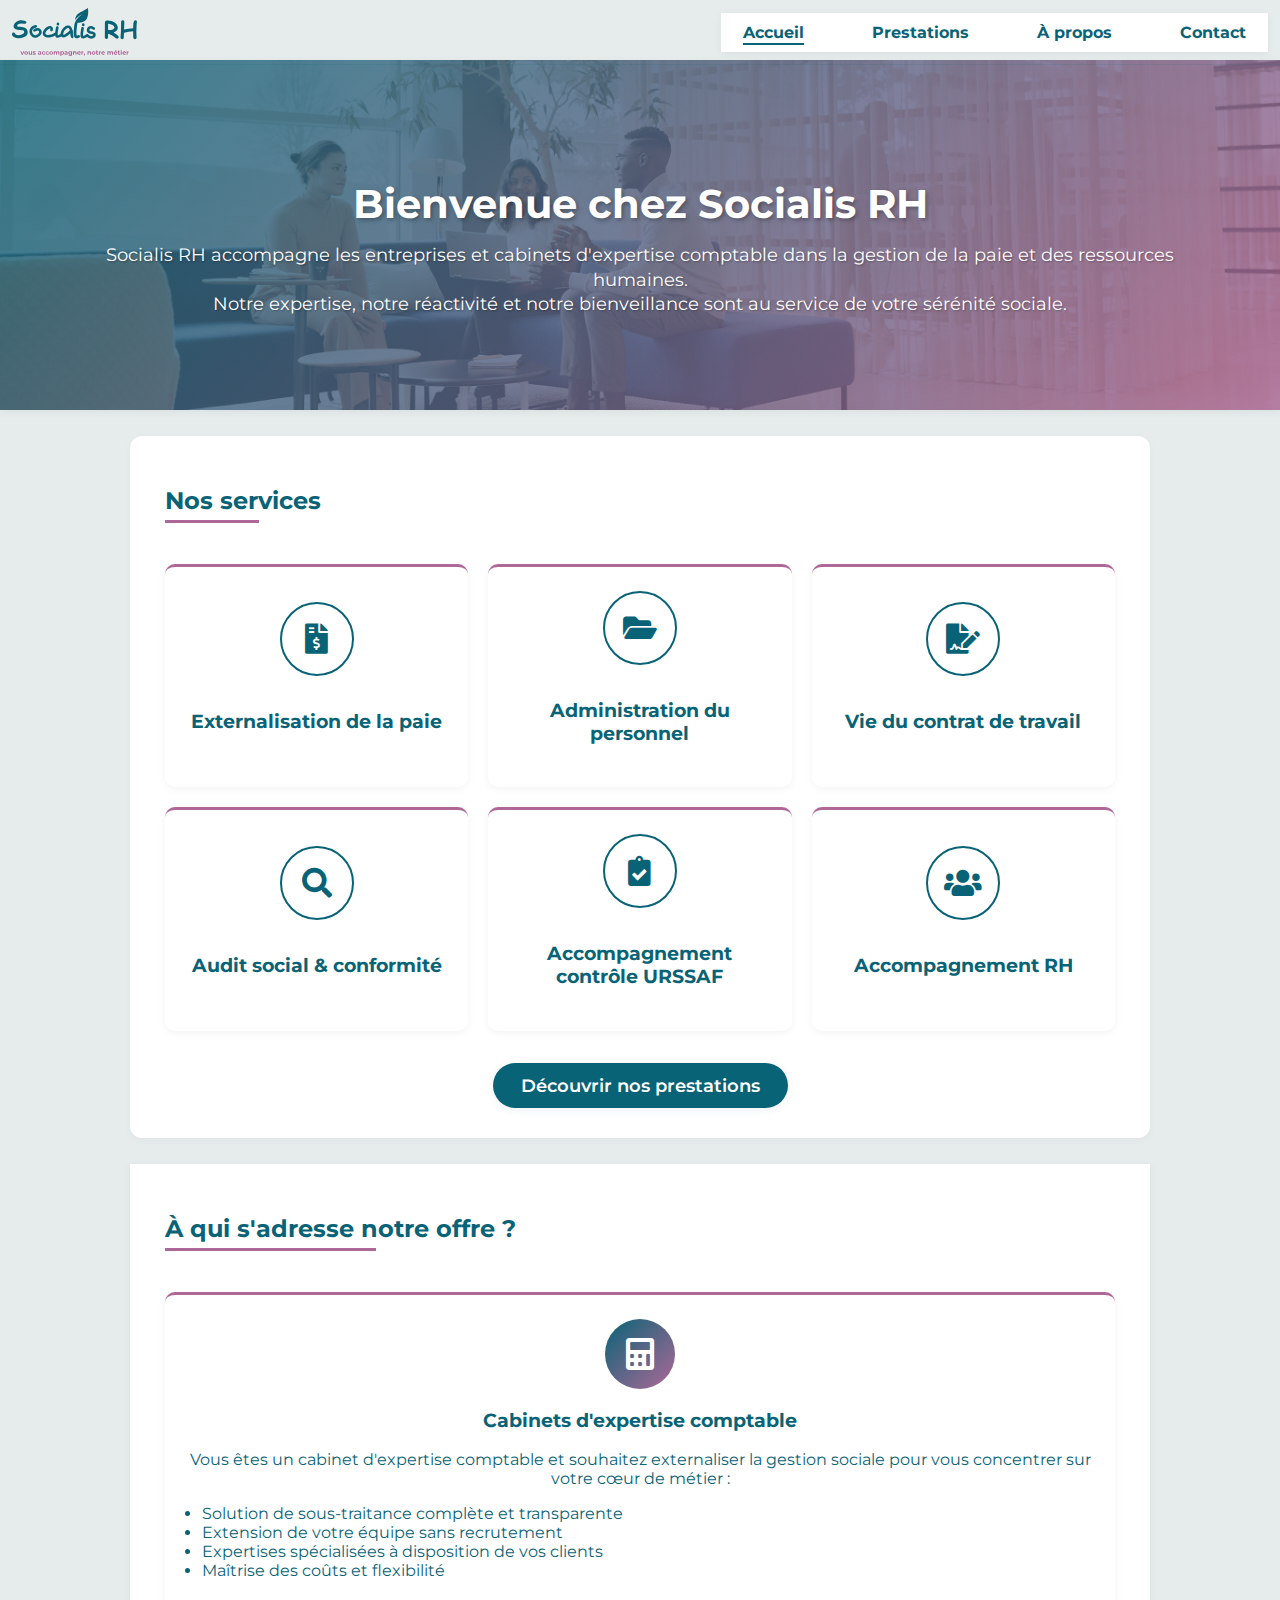
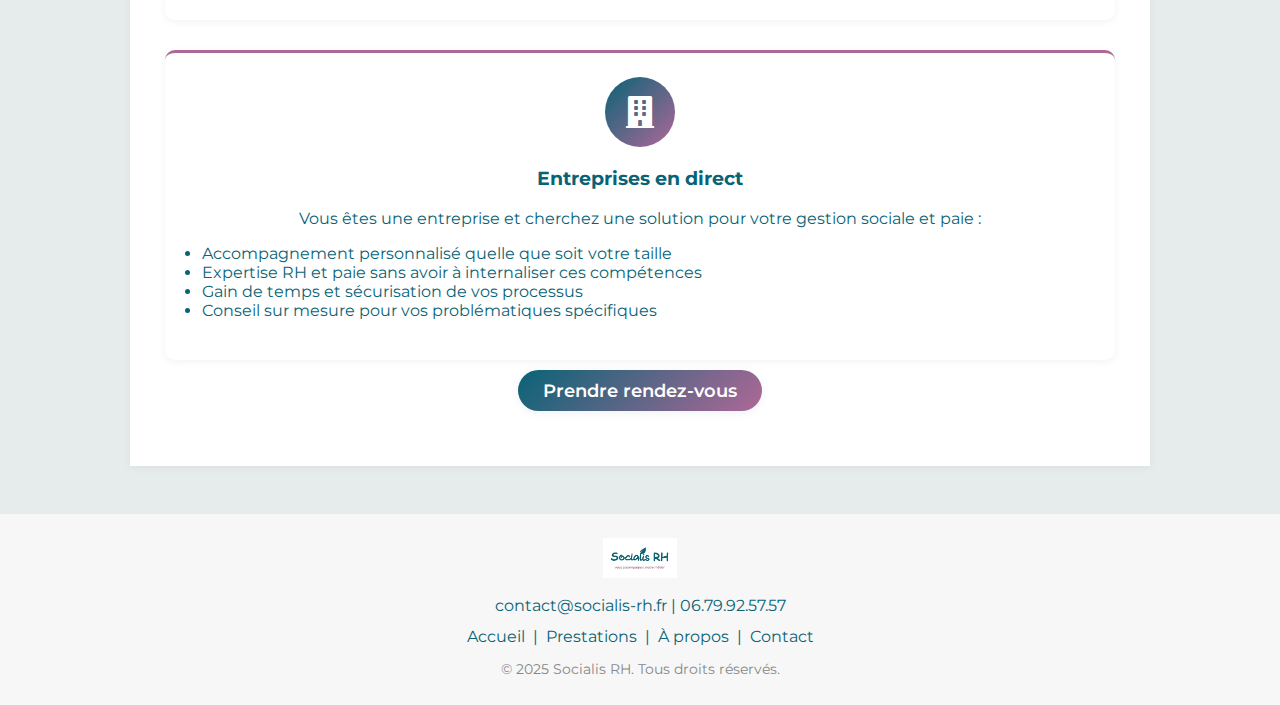
<file: src/index.html>
<!DOCTYPE html>
<html lang="fr">
<head>
  <meta charset="UTF-8">
  <meta name="viewport" content="width=device-width, initial-scale=1.0">
  <title>Accueil - Socialis RH</title>
  <meta name="description" content="Socialis RH - Expert en gestion de paie et ressources humaines pour entreprises et cabinets d'expertise comptable.">
  <link rel="stylesheet" href="css/style.css">
  <link rel="shortcut icon" href="LOGO.jpg" type="image/x-icon">
  <link rel="stylesheet" href="https://cdnjs.cloudflare.com/ajax/libs/font-awesome/5.15.4/css/all.min.css">
  <link href="https://fonts.googleapis.com/css2?family=Montserrat:wght@400;600;700&display=swap" rel="stylesheet">
</head>
<body>
  <header>
    <div class="header-container">
      <img src="Logos-01.svg" alt="Logo Socialis RH" class="logo">
      <button class="menu-toggle" aria-label="Ouvrir le menu">&#9776;</button>
      <nav class="nav">
        <a href="index.html" class="active">Accueil</a>
        <a href="prestations.html">Prestations</a>
        <a href="a-propos.html">À propos</a>
        <a href="contact.html">Contact</a>
      </nav>
    </div>
  </header>

  <main>
    <section class="hero-banner">
      <img src="images/accueil-illustration.jpg" alt="Illustration gestion RH et paie" class="hero-bg-image">
      <div class="hero-overlay"></div>
      <div class="hero-content">
        <h1>Bienvenue chez Socialis RH</h1>
        <p>
          Socialis RH accompagne les entreprises et cabinets d'expertise comptable dans la gestion de la paie et des ressources humaines.<br>
          Notre expertise, notre réactivité et notre bienveillance sont au service de votre sérénité sociale.
        </p>
      </div>
    </section>

    <section class="services">
      <h2>Nos services</h2>
      <div class="services-list">
        <a href="prestations.html#paie" class="service-card">
          <div class="service-icon-container">
            <i class="fas fa-file-invoice-dollar"></i> <!-- Icône facture/paie -->
          </div>
          <h3>Externalisation de la paie</h3>
        </a>
        
        <a href="prestations.html#administration" class="service-card">
          <div class="service-icon-container">
            <i class="fas fa-folder-open"></i> <!-- Icône dossier -->
          </div>
          <h3>Administration du personnel</h3>
        </a>
        
        <a href="prestations.html#contrat" class="service-card">
          <div class="service-icon-container">
            <i class="fas fa-file-signature"></i> <!-- Icône contrat/signature -->
          </div>
          <h3>Vie du contrat de travail</h3>
        </a>
        
        <a href="prestations.html#audit" class="service-card">
          <div class="service-icon-container">
            <i class="fas fa-search"></i> <!-- Icône loupe/audit -->
          </div>
          <h3>Audit social & conformité</h3>
        </a>
        
        <a href="prestations.html#urssaf" class="service-card">
          <div class="service-icon-container">
            <i class="fas fa-clipboard-check"></i> <!-- Icône liste de vérification -->
          </div>
          <h3>Accompagnement contrôle URSSAF</h3>
        </a>
        
        <a href="prestations.html#rh" class="service-card">
          <div class="service-icon-container">
            <i class="fas fa-users"></i> <!-- Icône groupe/RH -->
          </div>
          <h3>Accompagnement RH</h3>
        </a>
      </div>
      <div class="cta">
        <a href="prestations.html" class="btn">Découvrir nos prestations</a>
      </div>
    </section>

    <section class="cibles">
      <h2>À qui s'adresse notre offre&nbsp;?</h2>
      
      <div class="target-groups">
        <div class="target-group">
          <div class="target-icon">
            <i class="fas fa-calculator"></i> <!-- Icône de calculatrice -->
          </div>
          <h3>Cabinets d'expertise comptable</h3>
          <p>Vous êtes un cabinet d'expertise comptable et souhaitez externaliser la gestion sociale pour vous concentrer sur votre cœur de métier :</p>
          <ul>
            <li>Solution de sous-traitance complète et transparente</li>
            <li>Extension de votre équipe sans recrutement</li>
            <li>Expertises spécialisées à disposition de vos clients</li>
            <li>Maîtrise des coûts et flexibilité</li>
          </ul>
        </div>
        
        <div class="target-group">
          <div class="target-icon">
            <i class="fas fa-building"></i> <!-- Icône d'entreprise -->
          </div>
          <h3>Entreprises en direct</h3>
          <p>Vous êtes une entreprise et cherchez une solution pour votre gestion sociale et paie :</p>
          <ul>
            <li>Accompagnement personnalisé quelle que soit votre taille</li>
            <li>Expertise RH et paie sans avoir à internaliser ces compétences</li>
            <li>Gain de temps et sécurisation de vos processus</li>
            <li>Conseil sur mesure pour vos problématiques spécifiques</li>
          </ul>
        </div>
      </div>
      
      <div class="rdv-btn-container">
        <a href="contact.html" class="btn rdv-btn">Prendre rendez-vous</a>
      </div>
    </section>
  </main>

  <footer>
    <div class="footer-container">
      <div class="footer-logo">
        <img src="LOGO.jpg" alt="Logo Socialis RH" class="footer-logo-img">
      </div>
      <div class="footer-contact">
        <a href="mailto:contact@socialis-rh.fr">contact@socialis-rh.fr</a> | 
        <a href="tel:0679925757">06.79.92.57.57</a>
      </div>
      <div class="footer-links">
        <a href="index.html">Accueil</a> | 
        <a href="prestations.html">Prestations</a> | 
        <a href="a-propos.html">À propos</a> | 
        <a href="contact.html">Contact</a>
      </div>
      <p class="footer-copyright">&copy; 2025 Socialis RH. Tous droits réservés.</p>
    </div>
  </footer>
  <script>
    // Menu burger pour mobile
    const menuToggle = document.querySelector('.menu-toggle');
    const nav = document.querySelector('.nav');
    menuToggle.addEventListener('click', () => {
      nav.classList.toggle('open');
    });
  </script>
</body>
</html>
</file>
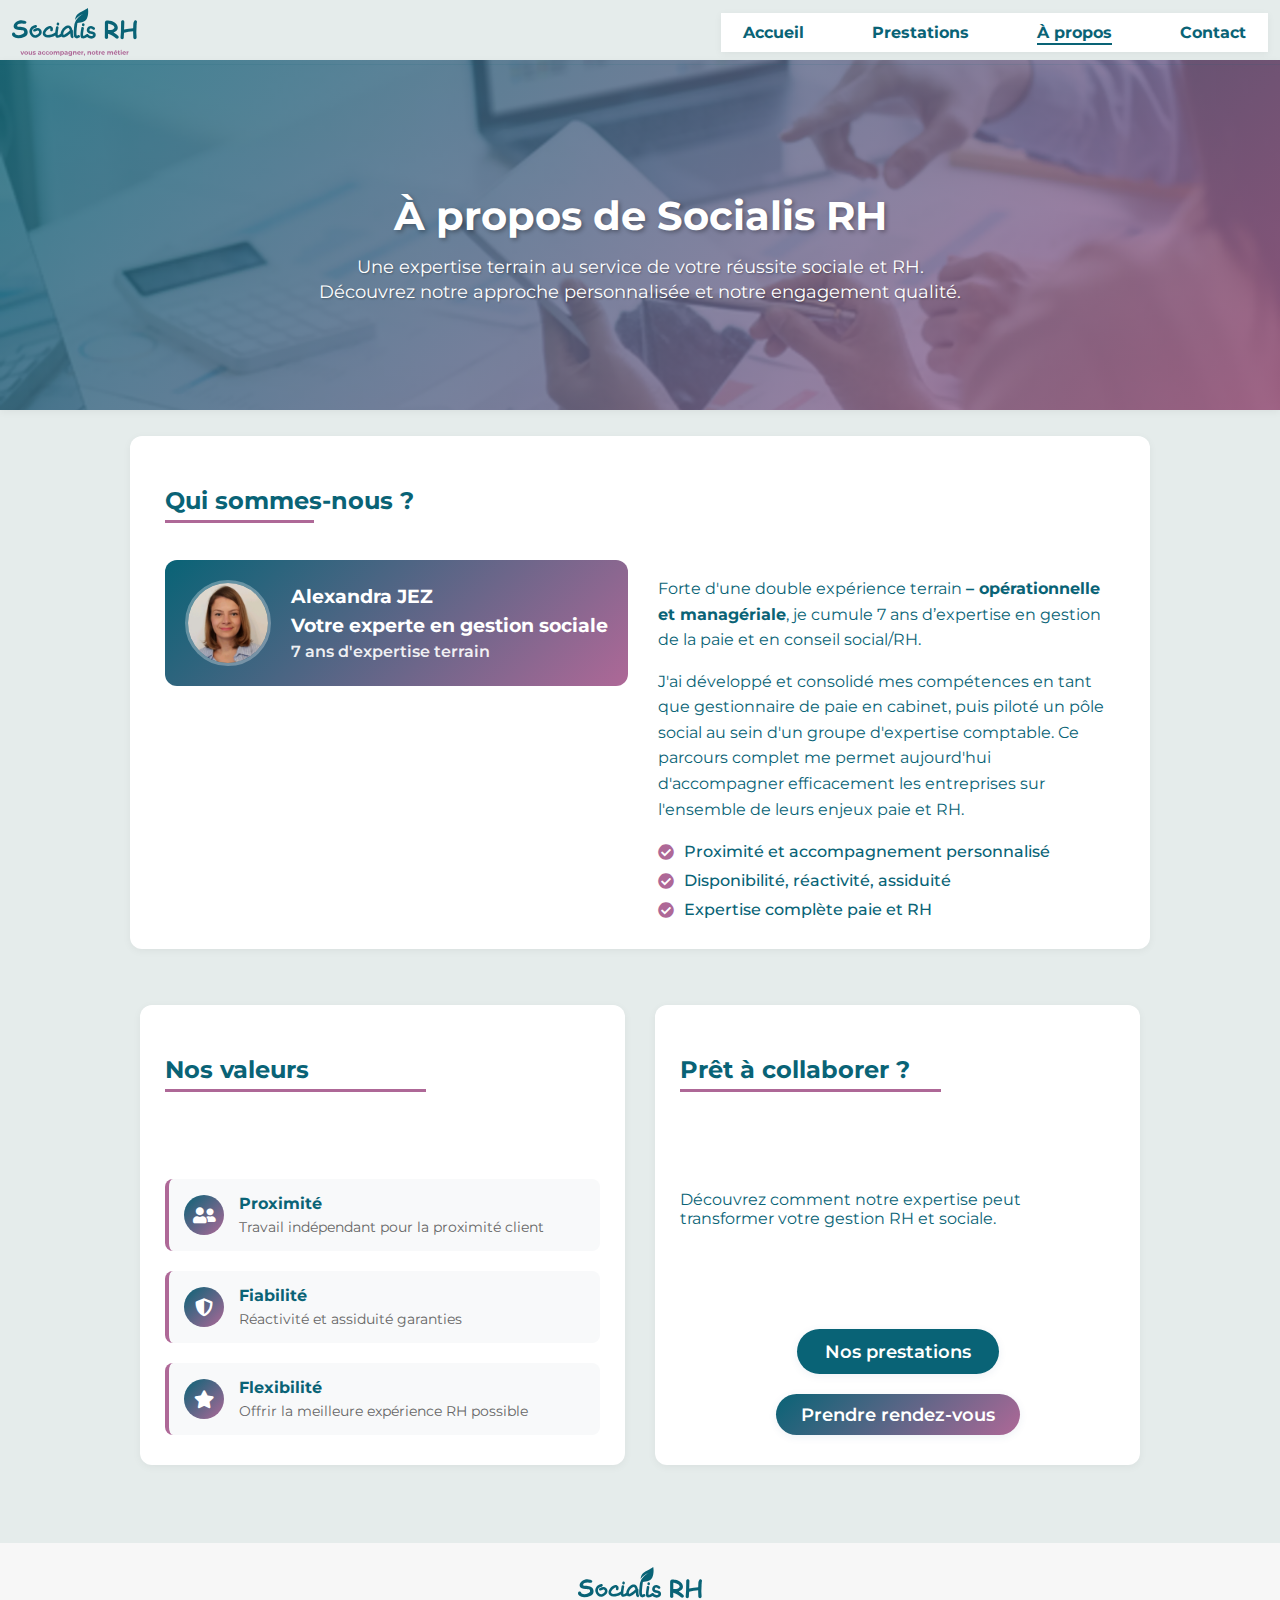
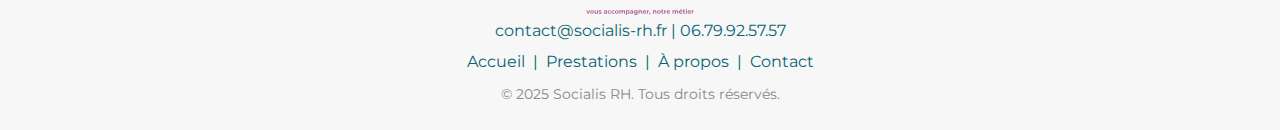
<file: src/a-propos.html>
<!DOCTYPE html>
<html lang="fr">
<head>
    <meta charset="UTF-8">
    <meta name="viewport" content="width=device-width, initial-scale=1.0">
    <title>À propos - Socialis RH</title>
    <meta name="description" content="Socialis RH - Expert en gestion de paie et ressources humaines pour entreprises et cabinets d'expertise comptable.">
    <link rel="stylesheet" href="css/style.css">
    <link rel="shortcut icon" href="LOGO.jpg" type="image/x-icon">
    <link rel="stylesheet" href="https://cdnjs.cloudflare.com/ajax/libs/font-awesome/5.15.4/css/all.min.css">
    <link href="https://fonts.googleapis.com/css2?family=Montserrat:wght@400;600;700&display=swap" rel="stylesheet">
</head>
<body>
    <header>
        <div class="header-container">
          <img src="Logos-01.svg" alt="Logo Socialis RH" class="logo">
          <button class="menu-toggle" aria-label="Ouvrir le menu">&#9776;</button>
          <nav class="nav">
            <a href="index.html">Accueil</a>
            <a href="prestations.html">Prestations</a>
            <a href="a-propos.html" class="active">À propos</a>
            <a href="contact.html">Contact</a>
          </nav>
        </div>
          <div class="nav-overlay"></div>
    </header>

    <main>
      <!-- Hero banner pour la page À propos -->
      <section class="hero-banner">
        <img src="images/a-propos-illustration.webp" alt="Équipe professionnelle RH" class="hero-bg-image">
        <div class="hero-overlay"></div>
        <div class="hero-content">
          <h1>À propos de Socialis RH</h1>
          <p>
            Une expertise terrain au service de votre réussite sociale et RH.<br>
            Découvrez notre approche personnalisée et notre engagement qualité.
          </p>
        </div>
      </section>

      <!-- Section principale améliorée -->
      <section class="about-main">
        <h2>Qui sommes-nous&nbsp;?</h2>
        <div class="about-enhanced">
          <div class="about-profile">
            <div class="profile-image">
              <!-- Remplacer l'icône par la vraie photo -->
              <img src="images/Alexandra (JEZ) NHEAN.jpeg" alt="Photo de profil - Experte en gestion sociale" class="profile-photo">
            </div>
            <div class="profile-info">
              <h3>Alexandra JEZ</h3>
              <h3>Votre experte en gestion sociale</h3>
              <p class="profile-subtitle">7 ans d'expertise terrain</p>
            </div>
          </div>
          <div class="about-description">
            <p>
              Forte d'une double expérience terrain <strong>– opérationnelle et managériale</strong>, je cumule 7 ans d’expertise en gestion de la paie et en conseil social/RH.
            </p>
            <p>
              J'ai développé et consolidé mes compétences en tant que gestionnaire de paie en cabinet, puis piloté un pôle social au sein d'un groupe d'expertise comptable. Ce parcours complet me permet aujourd'hui d'accompagner efficacement les entreprises sur l'ensemble de leurs enjeux paie et RH.
            </p>
            <div class="key-points">
              <div class="key-point">
                <i class="fas fa-check-circle"></i>
                <span>Proximité et accompagnement personnalisé</span>
              </div>
              <div class="key-point">
                <i class="fas fa-check-circle"></i>
                <span>Disponibilité, réactivité, assiduité</span>
              </div>
              <div class="key-point">
                <i class="fas fa-check-circle"></i>
                <span>Expertise complète paie et RH</span>
              </div>
            </div>
          </div>
        </div>
      </section>

      <!-- Section expertise et valeurs sur la même ligne -->
      <div class="dual-sections">
        <section class="values-section">
          <h2>Nos valeurs</h2>
          <div class="values-list">
            <div class="value-item-compact">
              <div class="value-icon-small">
                <i class="fas fa-user-friends"></i>
              </div>
              <div class="value-text">
                <h4>Proximité</h4>
                <p>Travail indépendant pour la proximité client</p>
              </div>
            </div>
            
            <div class="value-item-compact">
              <div class="value-icon-small">
                <i class="fas fa-shield-alt"></i>
              </div>
              <div class="value-text">
                <h4>Fiabilité</h4>
                <p>Réactivité et assiduité garanties</p>
              </div>
            </div>
            
            <div class="value-item-compact">
              <div class="value-icon-small">
                <i class="fas fa-star"></i>
              </div>
              <div class="value-text">
                <h4>Flexibilité</h4>
                <p>Offrir la meilleure expérience RH possible</p>
              </div>
            </div>
          </div>
        </section>

        <!-- Section d'appel à l'action - maintenant à côté des valeurs -->
        <section class="cta-section">
          <h2>Prêt à collaborer ?</h2>
          <p>Découvrez comment notre expertise peut transformer votre gestion RH et sociale.</p>
          <div class="cta-buttons">
            <a href="prestations.html" class="btn">Nos prestations</a>
            <a href="contact.html" class="btn rdv-btn">Prendre rendez-vous</a>
          </div>
        </section>
      </div>
    </main>

    <footer>
      <div class="footer-container">
        <div class="footer-logo">
          <img src="Logos-01.svg" alt="Logo Socialis RH" class="logo">
        </div>
        <div class="footer-contact">
          <a href="mailto:contact@socialis-rh.fr">contact@socialis-rh.fr</a> | 
          <a href="tel:0679925757">06.79.92.57.57</a>
        </div>
        <div class="footer-links">
          <a href="index.html">Accueil</a> | 
          <a href="prestations.html">Prestations</a> | 
          <a href="a-propos.html" class="active">À propos</a> | 
          <a href="contact.html">Contact</a>
        </div>
        <p class="footer-copyright">&copy; 2025 Socialis RH. Tous droits réservés.</p>
      </div>
    </footer>
    
    <script>
// Menu burger pour mobile - VERSION AMÉLIORÉE
  document.addEventListener('DOMContentLoaded', function() {
    const menuToggle = document.querySelector('.menu-toggle');
    const nav = document.querySelector('.nav');
    const navOverlay = document.querySelector('.nav-overlay');
    const body = document.body;
    
    // Fonction pour ouvrir le menu
    function openMenu() {
      nav.classList.add('open');
      navOverlay.classList.add('active');
      body.style.overflow = 'hidden'; // Empêche le scroll de la page
      menuToggle.innerHTML = '<i class="fas fa-times"></i>'; // Change l'icône
    }
    
    // Fonction pour fermer le menu
    function closeMenu() {
      nav.classList.remove('open');
      navOverlay.classList.remove('active');
      body.style.overflow = ''; // Rétablit le scroll
      menuToggle.innerHTML = '<i class="fas fa-bars"></i>'; // Remet l'icône burger
    }
    
    // Toggle du menu au clic sur le bouton
    menuToggle.addEventListener('click', function(e) {
      e.preventDefault();
      if (nav.classList.contains('open')) {
        closeMenu();
      } else {
        openMenu();
      }
    });
    
    // Fermer le menu en cliquant sur l'overlay
    navOverlay.addEventListener('click', closeMenu);
    
    // Fermer le menu en cliquant sur un lien
    const navLinks = nav.querySelectorAll('a');
    navLinks.forEach(link => {
      link.addEventListener('click', closeMenu);
    });
    
    // Fermer le menu avec la touche Escape
    document.addEventListener('keydown', function(e) {
      if (e.key === 'Escape' && nav.classList.contains('open')) {
        closeMenu();
      }
    });
    
    // Fermer le menu si on redimensionne vers desktop
    window.addEventListener('resize', function() {
      if (window.innerWidth > 768 && nav.classList.contains('open')) {
        closeMenu();
      }
    });
  });
    </script>
</body>
</html>
</file>
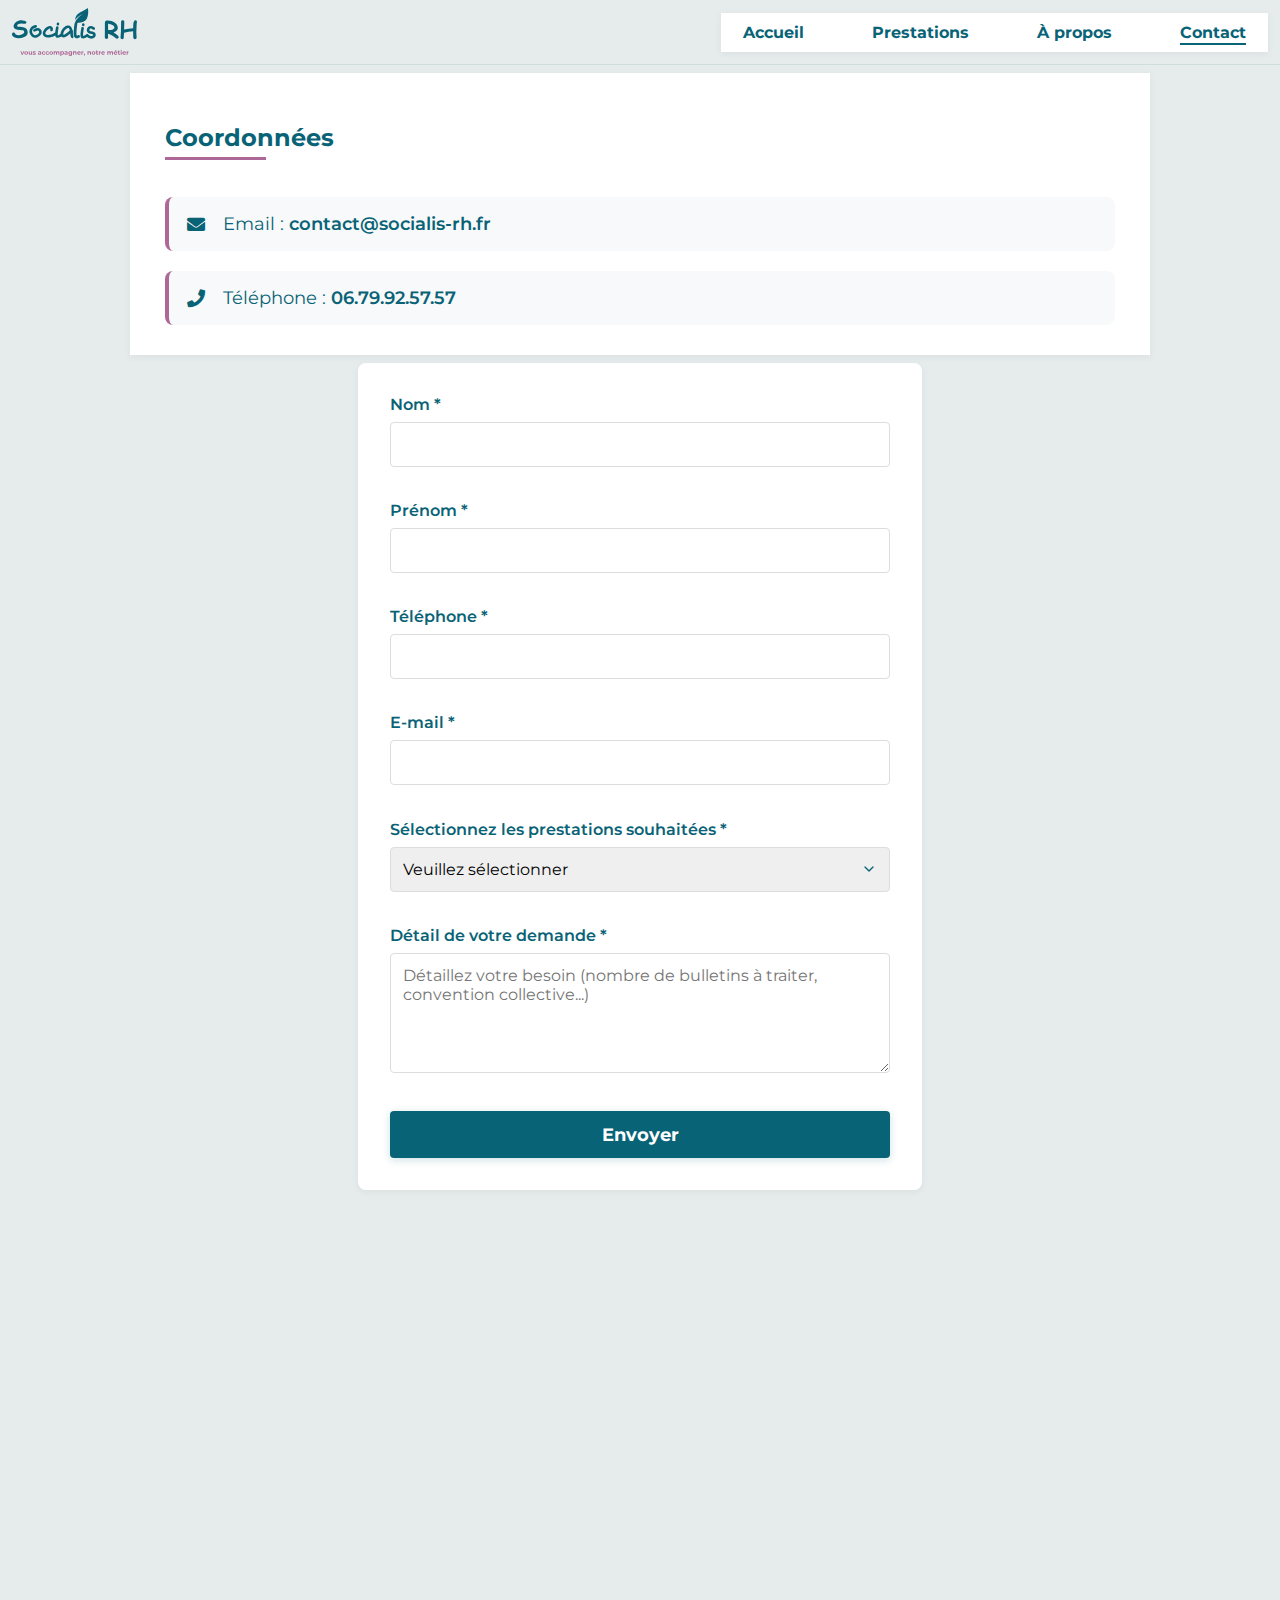
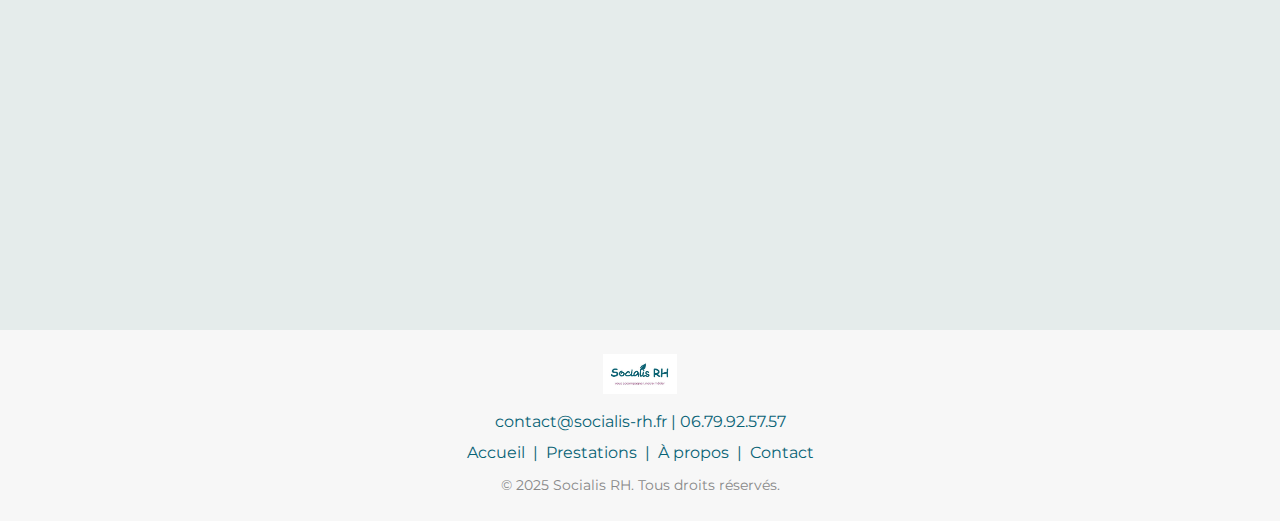
<file: src/contact.html>
<!DOCTYPE html>
<html lang="fr">
<head>
    <meta charset="UTF-8">
    <meta name="viewport" content="width=device-width, initial-scale=1.0">
    <title>Contact - Socialis RH</title>
    <meta name="description" content="Socialis RH - Expert en gestion de paie et ressources humaines pour entreprises et cabinets d'expertise comptable.">
    <link rel="stylesheet" href="css/style.css">
    <link rel="shortcut icon" href="LOGO.jpg" type="image/x-icon">
    <link rel="stylesheet" href="https://cdnjs.cloudflare.com/ajax/libs/font-awesome/5.15.4/css/all.min.css">
    <link href="https://fonts.googleapis.com/css2?family=Montserrat:wght@400;600;700&display=swap" rel="stylesheet">
    <style>
      .form-contact {
        max-width: 500px;
        margin: auto;
        padding: 2em;
        background: #fff;
        border-radius: 8px;
        box-shadow: 0 2px 8px rgba(0,0,0,0.05);
      }

      .champ-form {
        margin-bottom: 1.2em;
      }

      .input-form {
        width: 100%;
        padding: 0.75em;
        border: 1px solid #ddd;
        border-radius: 4px;
        font-size: 1em;
      }

      .btn-form {
        background: #096376;
        color: #fff;
        font-weight: bold;
        padding: 0.75em 2em;
        border: none;
        border-radius: 4px;
        cursor: pointer;
        transition: background 0.2s;
      }
      .btn-form:hover {
        background: #05677e;
      }

    </style>
</head>
<body>
    <header>
        <div class="header-container">
          <img src="Logos-01.svg" alt="Logo Socialis RH" class="logo">
          <button class="menu-toggle" aria-label="Ouvrir le menu">&#9776;</button>
          <nav class="nav">
            <a href="index.html">Accueil</a>
            <a href="prestations.html">Prestations</a>
            <a href="a-propos.html">À propos</a>
            <a href="contact.html" class="active">Contact</a>
          </nav>
        </div>
            <div class="nav-overlay"></div>
      </header>

    <section>
        <h2>Coordonnées</h2>
        <div class="contact-info">
            <div class="contact-item">
                <i class="fas fa-envelope"></i>
                <span>Email : <a href="mailto:contact@socialis-rh.fr">contact@socialis-rh.fr</a></span>
            </div>
            <div class="contact-item">
                <i class="fas fa-phone"></i>
                <span>Téléphone : <a href="tel:+33679925757">06.79.92.57.57</a></span>
            </div>
        </div>
    </section>

    <form action="https://formspree.io/f/xyzpjwnp" method="POST" class="form-contact">
  <div class="champ-form">
    <label for="nom">Nom *</label>
    <input type="text" id="nom" name="Nom" required class="input-form">
  </div>
  <div class="champ-form">
    <label for="prenom">Prénom *</label>
    <input type="text" id="prenom" name="Prénom" required class="input-form">
  </div>
  <div class="champ-form">
    <label for="telephone">Téléphone *</label>
    <input type="tel" id="telephone" name="Téléphone" required class="input-form">
  </div>
  <div class="champ-form">
    <label for="email">E-mail *</label>
    <input type="email" id="email" name="Email" required class="input-form">
  </div>
  <div class="champ-form">
    <label for="prestation">Sélectionnez les prestations souhaitées *</label>
    <select id="prestation" name="Prestation" required class="input-form">
      <option value="" selected disabled>Veuillez sélectionner</option>
      <option>Externalisation de la paie client en direct / sous-traitance pour cabinets d’expertise comptable</option>
      <option>Administration du personnel</option>
      <option>Contrat de travail, avenant, procédure de rupture du contrat</option>
      <option>Audit de conformité, d’acquisition, de reprise de dossier</option>
      <option>Accompagnement contrôle URSSAF</option>
      <option>Accompagnement RH : CSE, obligations légales</option>
      <option>Autre</option>
    </select>
  </div>
  <div class="champ-form">
    <label for="message">Détail de votre demande *</label>
    <textarea id="message" name="Message" required class="input-form" placeholder="Détaillez votre besoin (nombre de bulletins à traiter, convention collective...)"></textarea>
  </div>
  <button type="submit" class="btn-form">Envoyer</button>
</form>


    <!-- Calendly inline widget begin -->
    <div class="calendly-inline-widget" data-url="https://calendly.com/q-mouraud" style="min-width:320px;height:700px;"></div>
    <script type="text/javascript" src="https://assets.calendly.com/assets/external/widget.js" async></script>
    <!-- Calendly inline widget end -->
    <footer>
    <div class="footer-container">
        <div class="footer-logo">
        <img src="LOGO.jpg" alt="Logo Socialis RH" class="footer-logo-img">
        </div>
        <div class="footer-contact">
        <a href="mailto:contact@socialis-rh.fr">contact@socialis-rh.fr</a> | 
        <a href="tel:0679925757">06.79.92.57.57</a>
        </div>
        <div class="footer-links">
        <a href="index.html">Accueil</a> | 
        <a href="prestations.html">Prestations</a> | 
        <a href="a-propos.html">À propos</a> | 
        <a href="contact.html">Contact</a>
        </div>
        <p class="footer-copyright">&copy; 2025 Socialis RH. Tous droits réservés.</p>
    </div>
    </footer>
    <script>
// Menu burger pour mobile - VERSION AMÉLIORÉE
  document.addEventListener('DOMContentLoaded', function() {
    const menuToggle = document.querySelector('.menu-toggle');
    const nav = document.querySelector('.nav');
    const navOverlay = document.querySelector('.nav-overlay');
    const body = document.body;
    
    // Fonction pour ouvrir le menu
    function openMenu() {
      nav.classList.add('open');
      navOverlay.classList.add('active');
      body.style.overflow = 'hidden'; // Empêche le scroll de la page
      menuToggle.innerHTML = '<i class="fas fa-times"></i>'; // Change l'icône
    }
    
    // Fonction pour fermer le menu
    function closeMenu() {
      nav.classList.remove('open');
      navOverlay.classList.remove('active');
      body.style.overflow = ''; // Rétablit le scroll
      menuToggle.innerHTML = '<i class="fas fa-bars"></i>'; // Remet l'icône burger
    }
    
    // Toggle du menu au clic sur le bouton
    menuToggle.addEventListener('click', function(e) {
      e.preventDefault();
      if (nav.classList.contains('open')) {
        closeMenu();
      } else {
        openMenu();
      }
    });
    
    // Fermer le menu en cliquant sur l'overlay
    navOverlay.addEventListener('click', closeMenu);
    
    // Fermer le menu en cliquant sur un lien
    const navLinks = nav.querySelectorAll('a');
    navLinks.forEach(link => {
      link.addEventListener('click', closeMenu);
    });
    
    // Fermer le menu avec la touche Escape
    document.addEventListener('keydown', function(e) {
      if (e.key === 'Escape' && nav.classList.contains('open')) {
        closeMenu();
      }
    });
    
    // Fermer le menu si on redimensionne vers desktop
    window.addEventListener('resize', function() {
      if (window.innerWidth > 768 && nav.classList.contains('open')) {
        closeMenu();
      }
    });
  });
    </script>
</body>
</html>
</file>
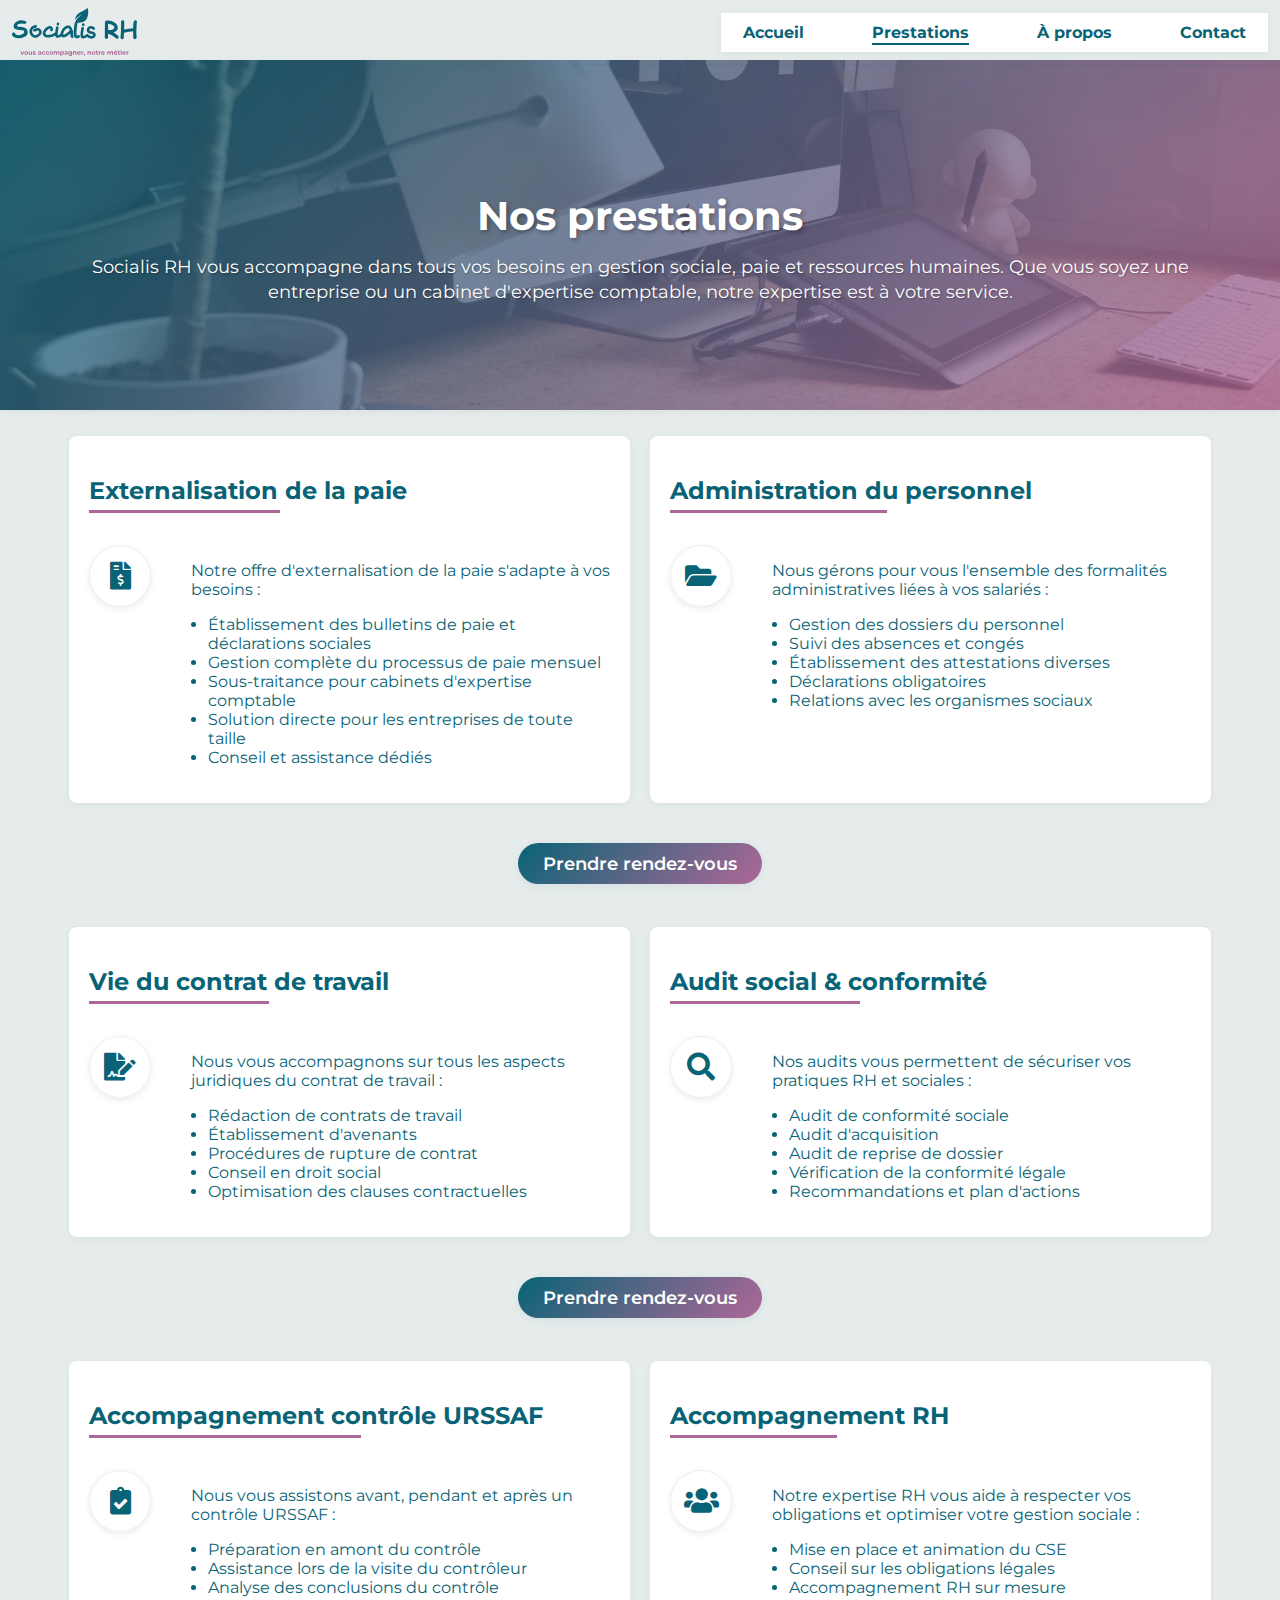
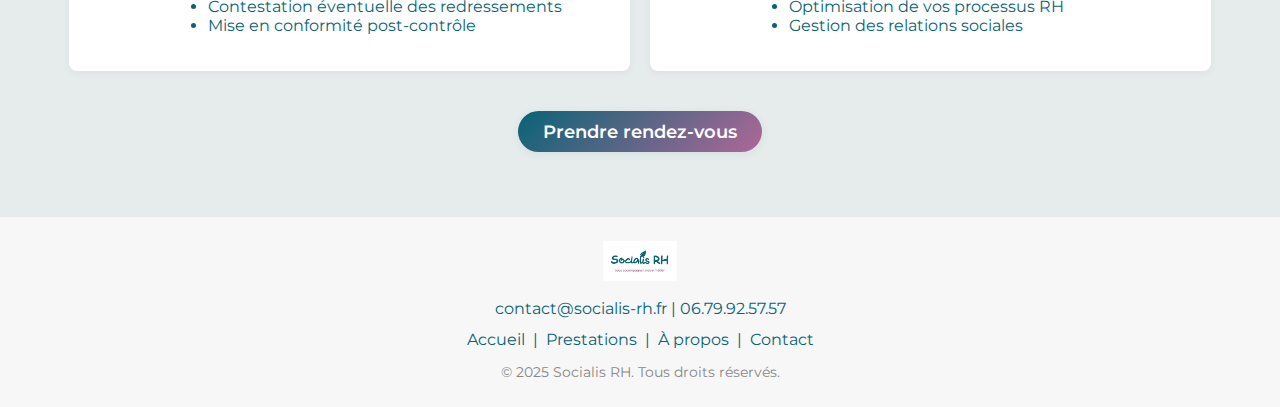
<file: src/prestations.html>
<!DOCTYPE html>
<html lang="fr">
<head>
    <meta charset="UTF-8">
    <meta name="viewport" content="width=device-width, initial-scale=1.0">
    <title>Prestations - Socialis RH</title>
    <meta name="description" content="Socialis RH - Expert en gestion de paie et ressources humaines pour entreprises et cabinets d'expertise comptable.">
    <link rel="stylesheet" href="css/style.css">
    <link rel="shortcut icon" href="LOGO.jpg" type="image/x-icon">
    <link rel="stylesheet" href="https://cdnjs.cloudflare.com/ajax/libs/font-awesome/5.15.4/css/all.min.css">
    <link href="https://fonts.googleapis.com/css2?family=Montserrat:wght@400;600;700&display=swap" rel="stylesheet">
    <style>
      /* Style pour le défilement fluide */
      html {
        scroll-behavior: smooth;
      }
      /* Marge pour compenser la hauteur de l'en-tête fixe */
      .service-section {
        scroll-margin-top: 80px;
      }
    </style>
</head>
<body>
    <header>
        <div class="header-container">
          <img src="Logos-01.svg" alt="Logo Socialis RH" class="logo">
          <button class="menu-toggle" aria-label="Ouvrir le menu">&#9776;</button>
          <nav class="nav">
            <a href="index.html">Accueil</a>
            <a href="prestations.html" class="active">Prestations</a>
            <a href="a-propos.html">À propos</a>
            <a href="contact.html">Contact</a>
          </nav>
        </div>
        <div class="nav-overlay"></div>
    </header>

    <main>
      <section class="hero-banner">
        <img src="images/Prsentations.webp" alt="Bureau de travail moderne" class="hero-bg-image">
        <div class="hero-overlay"></div>
        <div class="hero-content">
          <h1>Nos prestations</h1>
          <p>Socialis RH vous accompagne dans tous vos besoins en gestion sociale, paie et ressources humaines. Que vous soyez une entreprise ou un cabinet d'expertise comptable, notre expertise est à votre service.</p>
        </div>
      </section>
      
      <!-- Première ligne de services -->
      <section id="paie" class="service-section">
        <h2>Externalisation de la paie</h2>
        <div class="service-content">
          <div class="service-icon-container">
            <i class="fas fa-file-invoice-dollar"></i> <!-- Remplace l'image service-paie.png -->
          </div>
          <div>
            <p>Notre offre d'externalisation de la paie s'adapte à vos besoins :</p>
            <ul>
              <li>Établissement des bulletins de paie et déclarations sociales</li>
              <li>Gestion complète du processus de paie mensuel</li>
              <li>Sous-traitance pour cabinets d'expertise comptable</li>
              <li>Solution directe pour les entreprises de toute taille</li>
              <li>Conseil et assistance dédiés</li>
            </ul>
          </div>
        </div>
      </section>
      
      <section id="administration" class="service-section">
        <h2>Administration du personnel</h2>
        <div class="service-content">
          <div class="service-icon-container">
            <i class="fas fa-folder-open"></i> <!-- Remplace l'image service-admin.png -->
          </div>
          <div>
            <p>Nous gérons pour vous l'ensemble des formalités administratives liées à vos salariés :</p>
            <ul>
              <li>Gestion des dossiers du personnel</li>
              <li>Suivi des absences et congés</li>
              <li>Établissement des attestations diverses</li>
              <li>Déclarations obligatoires</li>
              <li>Relations avec les organismes sociaux</li>
            </ul>
          </div>
        </div>
      </section>
      
      <!-- Bouton après la première ligne -->
      <div class="rdv-btn-container">
        <a href="contact.html" class="btn rdv-btn">Prendre rendez-vous</a>
      </div>
      
      <!-- Deuxième ligne de services -->
      <section id="contrat" class="service-section">
        <h2>Vie du contrat de travail</h2>
        <div class="service-content">
          <div class="service-icon-container">
            <i class="fas fa-file-signature"></i> <!-- Remplace l'image service-contrat.png -->
          </div>
          <div>
            <p>Nous vous accompagnons sur tous les aspects juridiques du contrat de travail :</p>
            <ul>
              <li>Rédaction de contrats de travail</li>
              <li>Établissement d'avenants</li>
              <li>Procédures de rupture de contrat</li>
              <li>Conseil en droit social</li>
              <li>Optimisation des clauses contractuelles</li>
            </ul>
          </div>
        </div>
      </section>
      
      <section id="audit" class="service-section">
        <h2>Audit social & conformité</h2>
        <div class="service-content">
          <div class="service-icon-container">
            <i class="fas fa-search"></i> <!-- Remplace l'image service-audit.png -->
          </div>
          <div>
            <p>Nos audits vous permettent de sécuriser vos pratiques RH et sociales :</p>
            <ul>
              <li>Audit de conformité sociale</li>
              <li>Audit d'acquisition</li>
              <li>Audit de reprise de dossier</li>
              <li>Vérification de la conformité légale</li>
              <li>Recommandations et plan d'actions</li>
            </ul>
          </div>
        </div>
      </section>
      
      <!-- Bouton après la deuxième ligne -->
      <div class="rdv-btn-container">
        <a href="contact.html" class="btn rdv-btn">Prendre rendez-vous</a>
      </div>
      
      <!-- Troisième ligne de services -->
      <section id="urssaf" class="service-section">
        <h2>Accompagnement contrôle URSSAF</h2>
        <div class="service-content">
          <div class="service-icon-container">
            <i class="fas fa-clipboard-check"></i> <!-- Remplace l'image service-urssaf.png -->
          </div>
          <div>
            <p>Nous vous assistons avant, pendant et après un contrôle URSSAF :</p>
            <ul>
              <li>Préparation en amont du contrôle</li>
              <li>Assistance lors de la visite du contrôleur</li>
              <li>Analyse des conclusions du contrôle</li>
              <li>Contestation éventuelle des redressements</li>
              <li>Mise en conformité post-contrôle</li>
            </ul>
          </div>
        </div>
      </section>
      
      <section id="rh" class="service-section">
        <h2>Accompagnement RH</h2>
        <div class="service-content">
          <div class="service-icon-container">
            <i class="fas fa-users"></i> <!-- Remplace l'image service-cse.png -->
          </div>
          <div>
            <p>Notre expertise RH vous aide à respecter vos obligations et optimiser votre gestion sociale :</p>
            <ul>
              <li>Mise en place et animation du CSE</li>
              <li>Conseil sur les obligations légales</li>
              <li>Accompagnement RH sur mesure</li>
              <li>Optimisation de vos processus RH</li>
              <li>Gestion des relations sociales</li>
            </ul>
          </div>
        </div>
      </section>
      
      <!-- Bouton final -->
      <div class="rdv-btn-container">
        <a href="contact.html" class="btn rdv-btn">Prendre rendez-vous</a>
      </div>
    </main>

    <footer>
    <div class="footer-container">
        <div class="footer-logo">
        <img src="LOGO.jpg" alt="Logo Socialis RH" class="footer-logo-img">
        </div>
        <div class="footer-contact">
        <a href="mailto:contact@socialis-rh.fr">contact@socialis-rh.fr</a> | 
        <a href="tel:0679925757">06.79.92.57.57</a>
        </div>
        <div class="footer-links">
        <a href="index.html">Accueil</a> | 
        <a href="prestations.html">Prestations</a> | 
        <a href="a-propos.html">À propos</a> | 
        <a href="contact.html">Contact</a>
        </div>
        <p class="footer-copyright">&copy; 2025 Socialis RH. Tous droits réservés.</p>
    </div>
    </footer>
    <script>
// Menu burger pour mobile - VERSION AMÉLIORÉE
  document.addEventListener('DOMContentLoaded', function() {
    const menuToggle = document.querySelector('.menu-toggle');
    const nav = document.querySelector('.nav');
    const navOverlay = document.querySelector('.nav-overlay');
    const body = document.body;
    
    // Fonction pour ouvrir le menu
    function openMenu() {
      nav.classList.add('open');
      navOverlay.classList.add('active');
      body.style.overflow = 'hidden'; // Empêche le scroll de la page
      menuToggle.innerHTML = '<i class="fas fa-times"></i>'; // Change l'icône
    }
    
    // Fonction pour fermer le menu
    function closeMenu() {
      nav.classList.remove('open');
      navOverlay.classList.remove('active');
      body.style.overflow = ''; // Rétablit le scroll
      menuToggle.innerHTML = '<i class="fas fa-bars"></i>'; // Remet l'icône burger
    }
    
    // Toggle du menu au clic sur le bouton
    menuToggle.addEventListener('click', function(e) {
      e.preventDefault();
      if (nav.classList.contains('open')) {
        closeMenu();
      } else {
        openMenu();
      }
    });
    
    // Fermer le menu en cliquant sur l'overlay
    navOverlay.addEventListener('click', closeMenu);
    
    // Fermer le menu en cliquant sur un lien
    const navLinks = nav.querySelectorAll('a');
    navLinks.forEach(link => {
      link.addEventListener('click', closeMenu);
    });
    
    // Fermer le menu avec la touche Escape
    document.addEventListener('keydown', function(e) {
      if (e.key === 'Escape' && nav.classList.contains('open')) {
        closeMenu();
      }
    });
    
    // Fermer le menu si on redimensionne vers desktop
    window.addEventListener('resize', function() {
      if (window.innerWidth > 768 && nav.classList.contains('open')) {
        closeMenu();
      }
    });
  });
    </script>
</body>
</html>
</file>
<file: src/css/style.css>
/***************************************
 * TABLE DES MATIÈRES
 * 1. Variables et styles de base
 * 2. Layout principal
 * 3. Header et navigation
 * 4. Bannières et sections hero
 * 5. Services et cartes
 * 6. Icônes et éléments visuels
 * 7. Sections cibles
 * 8. Boutons et formulaires
 * 9. Footer
 * 10. Responsive - Tablettes (768px)
 * 11. Responsive - Mobile (600px)
 ***************************************/

/***** 1. VARIABLES ET STYLES DE BASE *****/
:root {
  --color-principal: #096376;
  --color-secondaire: #AE6897;
  --color-light: #E5ECEB;
  --color-white: #ffffff;
  --color-footer: #f7f7f7;
  --shadow-sm: 0 2px 8px rgba(0, 0, 0, 0.05);
  --shadow-md: 0 4px 12px rgba(0, 0, 0, 0.08);
  --radius: 12px;
  --section-padding: 38px 44px;
  --transition: all 0.3s ease;
}

body {
  font-family: 'Montserrat', Arial, sans-serif;
  background-color: var(--color-light);
  color: var(--color-principal);
  margin: 0;
  padding: 0;
  overflow-x: hidden;
  padding-top: 0;
}

/* Typographie de base */
h1, h2 {
  font-family: 'Montserrat', Arial, sans-serif;
}

h2 {
  position: relative;
  display: inline-block;
  margin-bottom: 25px;
}

h2::after {
  content: "";
  position: absolute;
  left: 0;
  bottom: -8px;
  width: 60%;
  height: 3px;
  background: var(--color-secondaire);
}

ul {
  padding-left: 17px;
}

/***** 2. LAYOUT PRINCIPAL *****/
main {
  padding: 0;
  margin: 0 auto;
  width: 95%;
  max-width: 1200px;
  box-sizing: border-box;
  display: flex;
  flex-wrap: wrap;
  gap: 10px;
  justify-content: space-between;
  overflow: visible !important;
  position: relative;
}

section {
  position: relative;
  max-width: 950px;
  margin: 8px auto;
  background: var(--color-white);
  padding: 30px 35px;
  box-shadow: var(--shadow-sm);
  transition: var(--transition);
}

section::after {
  display: none !important;
}

/***** 3. HEADER ET NAVIGATION *****/
header {
  text-align: center;
  margin-top: 0;
  padding-top: 0;
}

.header-container {
  display: flex;
  align-items: center;
  justify-content: space-between;
  padding: 8px 12px;
  position: relative;
  border-bottom: 1px solid rgba(9, 99, 118, 0.1);
  margin-bottom: 5px;
}

.logo {
  max-width: 180px;
  height: 48px;
  margin: 0;
  display: block;
}

.menu-toggle {
  display: none;
  background: none;
  border: none;
  font-size: 24px;
  color: var(--color-principal);
  cursor: pointer;
  padding: 10px;
  z-index: 1001;
}

nav {
  margin-bottom: 25px;
  background: var(--color-white);
  padding: 10px 0;
  box-shadow: var(--shadow-sm);
}

.nav {
  display: flex;
  align-items: center;
  gap: 24px;
  justify-content: center;
  margin: 0;
}

nav a {
  text-decoration: none;
  color: var(--color-principal);
  margin: 0 22px;
  font-weight: bold;
  position: relative;
  transition: color 0.3s ease;
}

nav a::after {
  content: '';
  position: absolute;
  bottom: -3px;
  left: 0;
  width: 0;
  height: 2px;
  background-color: var(--color-secondaire);
  transition: width 0.3s ease;
}

nav a:hover {
  color: var(--color-secondaire);
}

nav a:hover::after {
  width: 100%;
}

.nav a.active::after {
  width: 100%;
  background-color: var(--color-principal);
}

.nav a.active:hover::after {
  background-color: var(--color-secondaire);
}

/***** 4. BANNIÈRES ET SECTIONS HERO *****/
.hero-banner {
  position: relative;
  width: 100vw !important;
  margin-left: calc(-50vw + 50%) !important;
  margin-right: calc(-50vw + 50%) !important;
  height: 350px;
  margin-top: -10px;
  overflow: hidden;
  display: flex;
  align-items: center;
  justify-content: center;
  left: 0;
  right: 0;
  max-width: none !important;
  box-sizing: border-box;
}

.hero-bg-image {
  position: absolute;
  top: 0;
  left: 0;
  width: 100%;
  height: 100%;
  object-fit: cover;
  z-index: 1;
}

.hero-overlay {
  position: absolute;
  top: 0;
  left: 0;
  width: 100%;
  height: 100%;
  background: linear-gradient(135deg, rgba(9, 99, 118, 0.8), rgba(174, 104, 151, 0.8));
  z-index: 2;
}

.hero-content {
  position: relative;
  z-index: 3;
  text-align: center;
  color: white;
  max-width: 90%;
  padding: 0 20px;
  box-sizing: border-box;
}

.hero-content h1 {
  font-size: 2.5em;
  font-weight: 700;
  margin-bottom: 15px;
  text-shadow: 2px 2px 4px rgba(0, 0, 0, 0.3);
  line-height: 1.2;
  word-wrap: break-word;
  overflow-wrap: break-word;
}

.hero-content p {
  font-size: 1.1em;
  line-height: 1.4;
  text-shadow: 1px 1px 2px rgba(0, 0, 0, 0.3);
  margin: 0;
  word-wrap: break-word;
  overflow-wrap: break-word;
}

/* Responsive pour hero */
@media (max-width: 768px) {
  .hero-banner {
    height: 280px;
    margin-bottom: 10px;
  }

  .hero-content {
    max-width: 95%;
    padding: 0 15px;
  }

  .hero-content h1 {
    font-size: 2em;
    margin-bottom: 12px;
    line-height: 1.1;
  }

  .hero-content p {
    font-size: 1em;
    line-height: 1.4;
  }
}

@media (max-width: 600px) {
  .hero-banner {
    width: 100vw;
    margin-left: calc(-50vw + 50%);
    margin-right: calc(-50vw + 50%);
    max-width: none;
    height: 220px;
    margin-bottom: 8px;
    position: relative;
    margin-left: -50vw;
    margin-right: -50vw;
  }

  .hero-bg-image {
    width: 100vw;
    max-width: none;
    object-fit: cover;
  }

  .hero-overlay {
    width: 100vw;
    max-width: none;
  }
}

@media (max-width: 480px) {
  .hero-banner {
    height: 200px;
    margin-bottom: 5px;
  }

  .hero-content h1 {
    font-size: 1.6em;
  }

  .hero-content p {
    font-size: 0.9em;
  }
}

@media (max-width: 360px) {
  .hero-banner {
    height: 180px;
    margin-bottom: 3px;
  }

  .header-container {
    padding: 4px 6px;
    margin-bottom: 0;
  }

  nav {
    margin-bottom: 5px;
    padding: 4px 0;
  }

  main {
    margin: 0 5px;
    width: calc(100% - 10px);
  }

  section {
    margin: 3px auto;
    padding: 10px 8px;
  }

  .hero-content {
    padding: 0 5px;
  }

  .hero-content h1 {
    font-size: 1.3em;
    margin-bottom: 5px;
  }

  .hero-content p {
    font-size: 0.8em;
    line-height: 1.1;
  }
}

/***** 5. SERVICES ET CARTES *****/
.services {
  background: #ffffff;
  box-shadow: 0 2px 10px rgba(0, 0, 0, 0.03);
  border-radius: var(--radius);
}

.services h2 {
  color: var(--color-principal);
}

.services-list {
  display: flex;
  flex-wrap: wrap;
  gap: 20px;
  margin-top: 24px;
  justify-content: space-between;
}

.service-card {
  background: var(--color-white);
  border-radius: 10px;
  box-shadow: var(--shadow-sm);
  padding: 24px 18px;
  flex: 1 1 260px;
  min-width: 220px;
  border-top: 3px solid var(--color-secondaire);
  display: flex !important;
  flex-direction: column !important;
  align-items: center !important;
  justify-content: center !important;
  text-align: center !important;
  transition: transform 0.3s ease, box-shadow 0.3s ease;
  text-decoration: none;
  color: inherit;
  cursor: pointer;
}

.service-card:hover {
  transform: translateY(-3px);
  box-shadow: 0 5px 15px rgba(174, 104, 151, 0.2);
  border-left: none !important;
}

/* Services page (prestations) */
.service-section {
  margin-bottom: 20px;
  padding-bottom: 20px;
  width: calc(50% - 15px);
  box-sizing: border-box;
  background: #fff !important;
  border-radius: 8px;
  box-shadow: var(--shadow-sm);
  padding: 20px;
}

.service-section::after {
  display: none !important;
}

.service-content {
  display: flex;
  align-items: flex-start;
  gap: 20px;
  margin-top: 15px;
}

/* CTA */
.cta {
  text-align: center;
  margin-top: 32px;
}

.rdv-btn-container {
  width: 100%;
  text-align: center;
  margin: 5px 0 20px 0;
  padding: 5px 0;
  clear: both;
}

/***** 6. ICÔNES ET ÉLÉMENTS VISUELS *****/
.service-icon-container {
  border-radius: 50%;
  display: flex;
  align-items: center;
  justify-content: center;
  background: white;
}

.service-card .service-icon-container {
  width: 70px !important;
  height: 70px !important;
  margin: 0 auto 15px auto !important;
  border: 2px solid var(--color-principal) !important;
}

.service-card .service-icon-container i {
  font-size: 30px !important;
  color: var(--color-principal);
}

.service-card:hover .service-icon-container {
  background: linear-gradient(135deg, var(--color-principal), var(--color-secondaire));
}

.service-card:hover .service-icon-container i {
  color: white;
}

/* Sections prestations */
.service-section .service-icon-container {
  width: 60px;
  height: 60px;
  min-width: 60px;
  margin-right: 20px;
  flex-shrink: 0;
  border: 1px solid #f0f0f0;
  box-shadow: 0 2px 6px rgba(0,0,0,0.08);
}

.service-section .service-icon-container i {
  font-size: 28px;
  color: var(--color-principal);
}

/***** 7. SECTIONS CIBLES *****/
.cibles h2 {
  color: var(--color-principal);
}

.target-groups {
  display: flex;
  flex-wrap: wrap;
  gap: 30px;
  margin-top: 24px;
  justify-content: space-between;
}

.target-group {
  background: var(--color-white);
  border-radius: 10px;
  box-shadow: var(--shadow-sm);
  padding: 24px 20px;
  flex: 1 1 calc(50% - 15px);
  min-width: 260px;
  border-top: 3px solid var(--color-secondaire);
  text-align: center;
  transition: none;
}

.target-group:hover {
  transform: none !important;
  box-shadow: var(--shadow-sm) !important;
}

.target-group h3 {
  margin-top: 0;
  color: var(--color-principal);
}

.target-group ul {
  text-align: left;
  margin-top: 15px;
}

.target-icon {
  width: 70px;
  height: 70px;
  background: linear-gradient(135deg, var(--color-principal), var(--color-secondaire));
  border-radius: 50%;
  display: flex;
  align-items: center;
  justify-content: center;
  margin: 0 auto 20px;
}

.target-icon i {
  font-size: 32px;
  color: white;
}

/***** 8. BOUTONS ET FORMULAIRES *****/
.btn {
  display: inline-block;
  background-color: var(--color-principal);
  color: var(--color-white);
  padding: 12px 28px;
  border-radius: 30px;
  font-size: 1.1em;
  font-weight: 600;
  text-decoration: none;
  box-shadow: 0 2px 8px rgba(43,76,126,0.08);
  transition: background 0.2s, transform 0.2s;
  border: none;
  cursor: pointer;
}

.btn:hover,
.btn:focus {
  background-color: #18325a;
  transform: translateY(-2px) scale(1.03);
  text-decoration: none;
  outline: none;
}

.rdv-btn {
  background: linear-gradient(135deg, var(--color-principal), var(--color-secondaire));
  padding: 10px 25px;
  transition: transform 0.3s, box-shadow 0.3s;
}

.rdv-btn:hover {
  transform: translateY(-3px);
  box-shadow: 0 5px 15px rgba(0,0,0,0.1);
}

form {
  display: flex;
  flex-direction: column;
  gap: 15px;
}

input, textarea, select {
  padding: 10px;
  border: 1px solid #ccc;
  border-radius: 5px;
}

  .form-contact {
    max-width: 950px; /* Même largeur que les sections */
    margin: 8px auto; /* Même marge que les sections */
    padding: 30px 35px; /* Même padding que les sections */
    background: #fff;
    border-radius: 12px; /* Même radius que les sections */
    box-shadow: 0 2px 8px rgba(0,0,0,0.05); /* Même ombre que les sections */
    position: relative;
    transition: all 0.3s ease;
  }

  .champ-form {
    margin-bottom: 1.5em;
  }

  .champ-form label {
    display: block;
    margin-bottom: 0.5em;
    color: #096376;
    font-weight: 600;
    font-size: 1em;
  }

  .input-form {
    width: 100%;
    padding: 12px 15px;
    border: 2px solid #ddd;
    border-radius: 8px;
    font-size: 1em;
    font-family: 'Montserrat', Arial, sans-serif;
    transition: border-color 0.3s ease, box-shadow 0.3s ease;
    box-sizing: border-box;
  }

  .input-form:focus {
    outline: none;
    border-color: #096376;
    box-shadow: 0 0 0 3px rgba(9, 99, 118, 0.1);
  }

  .input-form:hover {
    border-color: #AE6897;
  }

  /* Textarea spécifique */
  textarea.input-form {
    min-height: 120px;
    resize: vertical;
  }

  /* Select personnalisé */
  select.input-form {
    cursor: pointer;
    appearance: none;
    background-image: url("data:image/svg+xml;charset=UTF-8,%3csvg xmlns='http://www.w3.org/2000/svg' viewBox='0 0 24 24' fill='none' stroke='%23096376' stroke-width='2' stroke-linecap='round' stroke-linejoin='round'%3e%3cpolyline points='6,9 12,15 18,9'%3e%3c/polyline%3e%3c/svg%3e");
    background-repeat: no-repeat;
    background-position: right 12px center;
    background-size: 16px;
    padding-right: 40px;
  }

  .btn-form {
    background: linear-gradient(135deg, #096376, #AE6897);
    color: #fff;
    font-weight: 600;
    padding: 15px 30px;
    border: none;
    border-radius: 30px;
    cursor: pointer;
    transition: all 0.3s ease;
    font-size: 1.1em;
    font-family: 'Montserrat', Arial, sans-serif;
    min-width: 160px;
    box-shadow: 0 2px 8px rgba(9, 99, 118, 0.2);
  }

  .btn-form:hover {
    transform: translateY(-2px);
    box-shadow: 0 5px 15px rgba(9, 99, 118, 0.3);
  }

  .btn-form:active {
    transform: translateY(0);
  }

  /* RESPONSIVE - Tablette (768px et moins) */
  @media (max-width: 768px) {
    .form-contact {
      margin: 25px auto;
      padding: 25px 20px;
      width: calc(100% - 8vw);
      max-width: calc(100% - 8vw);
    }

    .champ-form {
      margin-bottom: 1.3em;
    }

    .input-form {
      padding: 10px 12px;
      font-size: 0.95em;
    }

    .btn-form {
      padding: 12px 25px;
      font-size: 1em;
      width: 100%;
      max-width: 300px;
      margin: 0 auto;
      display: block;
    }
  }

  /* RESPONSIVE - Mobile (600px et moins) */
  @media (max-width: 600px) {
    .form-contact {
      margin: 20px auto;
      padding: 20px 15px;
      width: calc(100% - 30px);
      max-width: calc(100% - 30px);
      overflow-x: hidden;
    }

    .champ-form {
      margin-bottom: 1.2em;
    }

    .champ-form label {
      font-size: 0.95em;
      margin-bottom: 0.4em;
    }

    .input-form {
      padding: 10px 12px;
      font-size: 0.9em;
    }

    textarea.input-form {
      min-height: 100px;
    }

    .btn-form {
      padding: 12px 20px;
      font-size: 0.95em;
      width: 85%;
      max-width: 240px;
    }
  }

  /* RESPONSIVE - Très petits écrans (480px et moins) */
  @media (max-width: 480px) {
    .form-contact {
      margin: 15px auto;
      padding: 15px 12px;
      width: calc(100% - 20px);
      max-width: calc(100% - 20px);
    }

    .champ-form {
      margin-bottom: 1em;
    }

    .champ-form label {
      font-size: 0.9em;
    }

    .input-form {
      padding: 8px 10px;
      font-size: 0.85em;
    }

    .btn-form {
      padding: 10px 15px;
      font-size: 0.9em;
      width: 90%;
      max-width: 220px;
    }
  }

  /* RESPONSIVE - Écrans très petits (360px et moins) */
  @media (max-width: 360px) {
    .form-contact {
      margin: 10px auto;
      padding: 12px 8px;
      width: calc(100% - 10px);
      max-width: calc(100% - 10px);
    }

    .input-form {
      padding: 8px;
      font-size: 0.8em;
    }

    .btn-form {
      padding: 8px 12px;
      font-size: 0.85em;
      width: 95%;
    }
  }

/***** 9. FOOTER *****/
footer {
  margin-top: 40px;
  background-color: var(--color-footer);
}

.footer-container {
  display: flex;
  flex-direction: column;
  align-items: center;
  padding: 24px 12px 12px 12px;
  max-width: 950px;
  margin: 0 auto;
}

.footer-logo-img {
  height: 40px;
  margin-bottom: 8px;
}

.footer-contact, .footer-links {
  margin: 6px 0;
  text-align: center;
}

.footer-links a {
  color: inherit;
  text-decoration: none;
  margin: 0 4px;
}

.footer-links a:hover {
  text-decoration: underline;
}

.footer-contact a {
  color: inherit;
  text-decoration: none;
}

.footer-contact a:hover {
  text-decoration: underline;
}

.footer-copyright {
  font-size: 0.9em;
  color: #888;
  margin-top: 8px;
}

/***** 10. RESPONSIVE - TABLETTES (768px) *****/
@media (max-width: 768px) {
  .header-container {
    flex-direction: row;
    align-items: center;
    padding: 10px 16px;
    justify-content: space-between;
  }

  .menu-toggle {
    display: block;
  }

  .nav {
    position: fixed;
    top: 0;
    right: -100%;
    width: 280px;
    height: 100vh;
    background: var(--color-white);
    box-shadow: -2px 0 10px rgba(0,0,0,0.1);
    flex-direction: column;
    justify-content: flex-start;
    align-items: stretch;
    padding: 80px 0 20px 0;
    transition: right 0.3s ease;
    z-index: 1000;
    overflow-y: auto;
  }

  .nav.open {
    right: 0;
  }

  .nav a {
    display: block;
    padding: 15px 30px;
    color: var(--color-principal);
    text-decoration: none;
    border-bottom: 1px solid #eee;
    font-weight: 600;
    transition: all 0.3s ease;
    margin: 0;
  }

  .nav a:hover {
    background: #f8f9fa;
    color: var(--color-secondaire);
  }

  .nav a.active {
    background: linear-gradient(135deg, var(--color-principal), var(--color-secondaire));
    color: white;
  }

  .nav-overlay {
    position: fixed;
    top: 0;
    left: 0;
    width: 100%;
    height: 100%;
    background: rgba(0,0,0,0.5);
    z-index: 999;
    opacity: 0;
    visibility: hidden;
    transition: all 0.3s ease;
  }

  .nav-overlay.active {
    opacity: 1;
    visibility: visible;
  }

  main {
    padding: 0;
    margin: 0 4vw;
    width: calc(100% - 8vw);
  }

  section {
    padding: 25px 20px;
    margin: 25px auto;
  }

  .hero-banner {
    height: 300px;
  }

  .hero-content h1 {
    font-size: 2em;
  }

  .hero-content p {
    font-size: 1em;
  }

  .about-enhanced {
    flex-direction: column;
    gap: 20px;
    align-items: center;
  }

  .about-profile {
    min-width: auto;
    max-width: 500px;
    margin: 0 auto;
  }

  .profile-image {
    width: 70px;
    height: 70px;
  }

  .dual-sections {
    flex-direction: column;
    gap: 20px;
    max-width: 600px;
    margin: 20px auto;
  }

  .expertise-section, .values-section {
    max-width: 100%;
    padding: 25px 20px;
  }
  

  .service-section {
    width: 100%;
  }

  .service-content {
    flex-direction: column;
    align-items: center;
    text-align: center;
  }

  .target-groups {
    gap: 20px;
  }

  .target-group {
    padding: 20px 15px;
  }

  .cta-section {
    padding: 25px 20px;
    margin: 20px auto;
    max-width: 600px;
  }

  .cta-buttons {
    flex-direction: column;
    align-items: center;
    gap: 15px;
  }

  .cta-buttons .btn {
    width: 80%;
    max-width: 300px;
  }

  .footer-container {
    width: 100%;
    padding: 20px 4vw 12px 4vw;
  }
}

/***** 11. RESPONSIVE - MOBILE (600px) *****/
@media (max-width: 600px) {
  * {
    box-sizing: border-box;
  }

  html, body {
    width: 100%;
    max-width: 100%;
    overflow-x: hidden;
    margin: 0;
    padding: 0;
  }

  .menu-toggle {
    display: block;
  }

  .nav {
    position: fixed;
    top: 0;
    right: -100%;
    width: 280px;
    height: 100vh;
    background: var(--color-white);
    box-shadow: -2px 0 10px rgba(0,0,0,0.1);
    flex-direction: column;
    justify-content: flex-start;
    align-items: stretch;
    padding: 80px 0 20px 0;
    transition: right 0.3s ease;
    z-index: 1000;
    overflow-y: auto;
  }

  .nav.open {
    right: 0;
  }

  .nav a {
    display: block;
    padding: 15px 30px;
    color: var(--color-principal);
    text-decoration: none;
    border-bottom: 1px solid #eee;
    font-weight: 600;
    transition: all 0.3s ease;
    margin: 0;
  }

  .nav a:hover {
    background: #f8f9fa;
    color: var(--color-secondaire);
  }

  .nav a.active {
    background: linear-gradient(135deg, var(--color-principal), var(--color-secondaire));
    color: white;
  }

  .nav-overlay {
    position: fixed;
    top: 0;
    left: 0;
    width: 100%;
    height: 100%;
    background: rgba(0,0,0,0.5);
    z-index: 999;
    opacity: 0;
    visibility: hidden;
    transition: all 0.3s ease;
  }

  .nav-overlay.active {
    opacity: 1;
    visibility: visible;
  }

  main {
    padding: 0;
    margin: 0 15px;
    width: calc(100% - 30px);
    max-width: calc(100% - 30px);
    overflow-x: hidden;
  }

  section {
    margin: 20px auto;
    padding: 20px 15px;
    width: 100%;
    max-width: 100%;
    overflow-x: hidden;
  }

  .header-container {
    justify-content: space-between;
    padding: 15px 20px;
    overflow-x: hidden;
  }

  .logo {
    max-height: 50px;
  }

  .hero-banner {
    height: 250px;
  }

  .hero-content h1 {
    font-size: 1.8em;
  }

  .hero-content p {
    font-size: 0.95em;
  }

  .about-enhanced {
    flex-direction: column;
    gap: 20px;
    text-align: center;
  }

  .about-profile {
    flex-direction: column;
    text-align: center;
    gap: 15px;
    align-items: center;
    min-width: auto;
    margin: 0 auto;
    padding: 20px 15px;
  }

  .profile-image {
    width: 70px;
    height: 70px;
    margin: 0 auto 15px auto;
  }

  .profile-info h3 {
    font-size: 1.1em;
    margin-bottom: 8px;
  }

  .profile-subtitle {
    font-size: 0.95em;
  }

  .dual-sections {
    flex-direction: column;
    gap: 20px;
    width: 100%;
    max-width: 100%;
  }

  .expertise-section, .values-section {
    width: 100%;
    max-width: 100%;
    padding: 20px 15px;
  }

  .expertise-item-compact, .value-item-compact {
    flex-direction: column;
    text-align: center;
    gap: 10px;
    padding: 15px 12px;
  }

  .expertise-icon-small, .value-icon-small {
    width: 35px;
    height: 35px;
    margin: 0 auto;
  }

  .expertise-icon-small i, .value-icon-small i {
    font-size: 16px;
  }

  .expertise-text h4, .value-text h4 {
    font-size: 0.95em;
    margin-bottom: 8px;
  }

  .expertise-text p, .value-text p {
    font-size: 0.85em;
    line-height: 1.4;
  }

  .services {
    padding: 20px 15px;
    overflow-x: hidden;
  }

  .service-card {
    width: 100%;
    max-width: 100%;
    margin: 0 0 10px 0;
    padding: 15px 10px;
  }

  .target-group {
    width: 100%;
    max-width: 100%;
    padding: 18px 15px;
  }

  .cta-section {
    padding: 20px 15px;
    text-align: center;
  }

  .cta-buttons {
    flex-direction: column;
    align-items: center;
    gap: 12px;
    width: 100%;
  }

  .cta-buttons .btn {
    width: 85%;
    max-width: 240px;
    padding: 12px 20px;
    font-size: 0.95em;
    margin: 0 auto;
    display: block;
  }

  .contact-item {
    padding: 12px;
    gap: 12px;
  }

  .contact-item i {
    font-size: 16px;
    width: 20px;
    height: 20px;
  }

  .contact-item span {
    font-size: 1em;
  }

  .footer-container {
    padding: 18px 15px 10px 15px;
  }
}

/* Très petits écrans */
@media (max-width: 480px) {
  main {
    margin: 0 10px;
    width: calc(100% - 20px);
  }

  section {
    padding: 15px 10px;
  }

  .header-container {
    padding: 10px 10px;
  }

  .hero-banner {
    height: 220px;
  }

  .hero-content h1 {
    font-size: 1.6em;
  }

  .profile-image {
    width: 60px;
    height: 60px;
  }

  .expertise-section, .values-section {
    padding: 18px 12px;
  }

  .cta-buttons .btn {
    width: 90%;
    max-width: 220px;
    padding: 10px 15px;
    font-size: 0.9em;
  }

  .footer-container {
    padding: 15px 10px;
  }
}

/***** 12. STYLES SPÉCIFIQUES PAGE À PROPOS *****/
.about-main, .expertise-section, .values-section, .cta-section {
  background: var(--color-white);
  box-shadow: var(--shadow-sm);
  border-radius: var(--radius);
}

.about-content {
  margin-top: 20px;
}

.about-text p {
  margin-bottom: 15px;
  line-height: 1.6;
}

.about-enhanced {
  display: flex;
  gap: 30px;
  align-items: flex-start;
  margin-top: 20px;
}

.about-profile {
  display: flex;
  align-items: center;
  gap: 20px;
  min-width: 280px;
  background: linear-gradient(135deg, var(--color-principal), var(--color-secondaire));
  padding: 20px;
  border-radius: 12px;
  color: white;
}

.profile-image {
  width: 80px;
  height: 80px;
  border-radius: 50%;
  overflow: hidden;
  border: 3px solid rgba(255, 255, 255, 0.3);
  flex-shrink: 0;
}

.profile-photo {
  width: 100%;
  height: 100%;
  object-fit: cover;
  display: block;
}

.profile-info h3 {
  color: white;
  margin: 0 0 5px 0;
  font-size: 1.2em;
}

.profile-subtitle {
  margin: 0;
  opacity: 0.9;
  font-weight: 600;
}

.about-description {
  flex: 1;
}

.about-description p {
  margin-bottom: 15px;
  line-height: 1.6;
}

.key-points {
  margin-top: 20px;
  display: flex;
  flex-direction: column;
  gap: 10px;
}

.key-point {
  display: flex;
  align-items: center;
  gap: 10px;
}

.key-point i {
  color: var(--color-secondaire);
  font-size: 16px;
}

.key-point span {
  font-weight: 500;
}

/* Sections côte à côte - centrage forcé sur desktop */
.dual-sections {
  display: flex;
  gap: 30px;
  margin: 30px auto;
  margin-bottom: 30px;
  justify-content: center;
  max-width: 1000px;
  width: 100%;
}

.expertise-section, .values-section {
  flex: 1;
  max-width: 450px;
  background: var(--color-white);
  box-shadow: var(--shadow-sm);
  border-radius: var(--radius);
  padding: 30px 25px;
}

.expertise-list, .values-list {
  display: flex;
  flex-direction: column;
  gap: 20px;
  margin-top: 20px;
}

.expertise-item-compact, .value-item-compact {
  display: flex;
  align-items: center;
  gap: 15px;
  padding: 15px;
  background: #f8f9fa;
  border-radius: 8px;
  border-left: 4px solid var(--color-secondaire);
}

.expertise-icon-small, .value-icon-small {
  width: 40px;
  height: 40px;
  background: linear-gradient(135deg, var(--color-principal), var(--color-secondaire));
  border-radius: 50%;
  display: flex;
  align-items: center;
  justify-content: center;
  flex-shrink: 0;
}

.expertise-icon-small i, .value-icon-small i {
  font-size: 18px;
  color: white;
}

.expertise-text, .value-text {
  flex: 1;
}

.expertise-text h4, .value-text h4 {
  margin: 0 0 5px 0;
  color: var(--color-principal);
  font-size: 1em;
}

.expertise-text p, .value-text p {
  margin: 0;
  font-size: 0.9em;
  color: #666;
}

/* Section CTA */
.cta-buttons {
  display: flex;
  gap: 20px;
  justify-content: center;
  margin-top: 20px;
  flex-wrap: wrap;
}

/* Coordonnées avec icônes */
.contact-info {
  display: flex;
  flex-direction: column;
  gap: 20px;
  margin-top: 20px;
}

.contact-item {
  display: flex;
  align-items: center;
  gap: 15px;
  padding: 15px;
  background: #f8f9fa;
  border-radius: 8px;
  border-left: 4px solid var(--color-secondaire);
  transition: all 0.3s ease;
}

.contact-item:hover {
  background: #e9ecef;
  transform: translateX(5px);
}

.contact-item i {
  width: 24px;
  height: 24px;
  color: var(--color-principal);
  font-size: 18px;
  display: flex;
  align-items: center;
  justify-content: center;
  flex-shrink: 0;
}

.contact-item span {
  font-size: 1.1em;
  color: var(--color-principal);
}

.contact-item a {
  color: var(--color-principal);
  text-decoration: none;
  font-weight: 600;
}

.contact-item a:hover {
  color: var(--color-secondaire);
  text-decoration: underline;
}

/* Hero banner - Desktop seulement (>=769px) */
@media (min-width: 769px) {
  .hero-bg-image {
    position: absolute;
    top: 0;
    left: 0;
    width: 100%;
    height: 100%;
    object-fit: cover;
    z-index: 1;
  }

  .hero-overlay {
    position: absolute;
    top: 0;
    left: 0;
    width: 100%;
    height: 100%;
    background: linear-gradient(135deg, rgba(9,99,118,0.8), rgba(174,104,151,0.8));
    z-index: 2;
  }

  .hero-content {
    position: relative;
    z-index: 3;
    text-align: center;
    color: white;
    max-width: 95%;
    padding: 0 20px;
    box-sizing: border-box;
  }

  /* Layout principal desktop */
  main {
    clear: both;
    position: relative;
    z-index: 1;
    padding: 0;
    margin: 0 auto;
    width: 90%;
    max-width: 1200px;
    box-sizing: border-box;
    display: flex;
    flex-wrap: wrap;
    gap: 10px;
    justify-content: space-between;
    overflow: visible;
    margin-top: 0;
  }

  section {
    clear: both;
    position: relative;
    max-width: 950px;
    margin: 8px auto;
    background: var(--color-white);
    padding: 30px 35px;
    box-shadow: var(--shadow-sm);
    transition: var(--transition);
    z-index: auto;
  }

  .dual-sections {
    display: flex;
    gap: 30px;
    margin: 30px auto;
    margin-bottom: 30px;
    justify-content: center;
    max-width: 1000px;
    width: 100%;

  }

    .values-section, .cta-section {
    flex: 1; /* Chaque section prend exactement 50% */
    max-width: calc(50% - 15px); /* 50% moins la moitié du gap */
    min-height: 400px; /* Hauteur minimale pour équilibrer visuellement */
    background: var(--color-white);
    box-shadow: var(--shadow-sm);
    border-radius: var(--radius);
    padding: 30px 25px;
    display: flex;
    flex-direction: column;
    justify-content: space-between; /* Répartit le contenu verticalement */
  }

  .service-section {
    width: calc(50% - 15px);
    box-sizing: border-box;
    background: #fff;
    border-radius: 8px;
    box-shadow: var(--shadow-sm);
    padding: 20px;
    margin-bottom: 20px;
    position: relative;
    z-index: auto;
  }

  header {
    position: relative;
    z-index: 10;
  }
}
</file>
